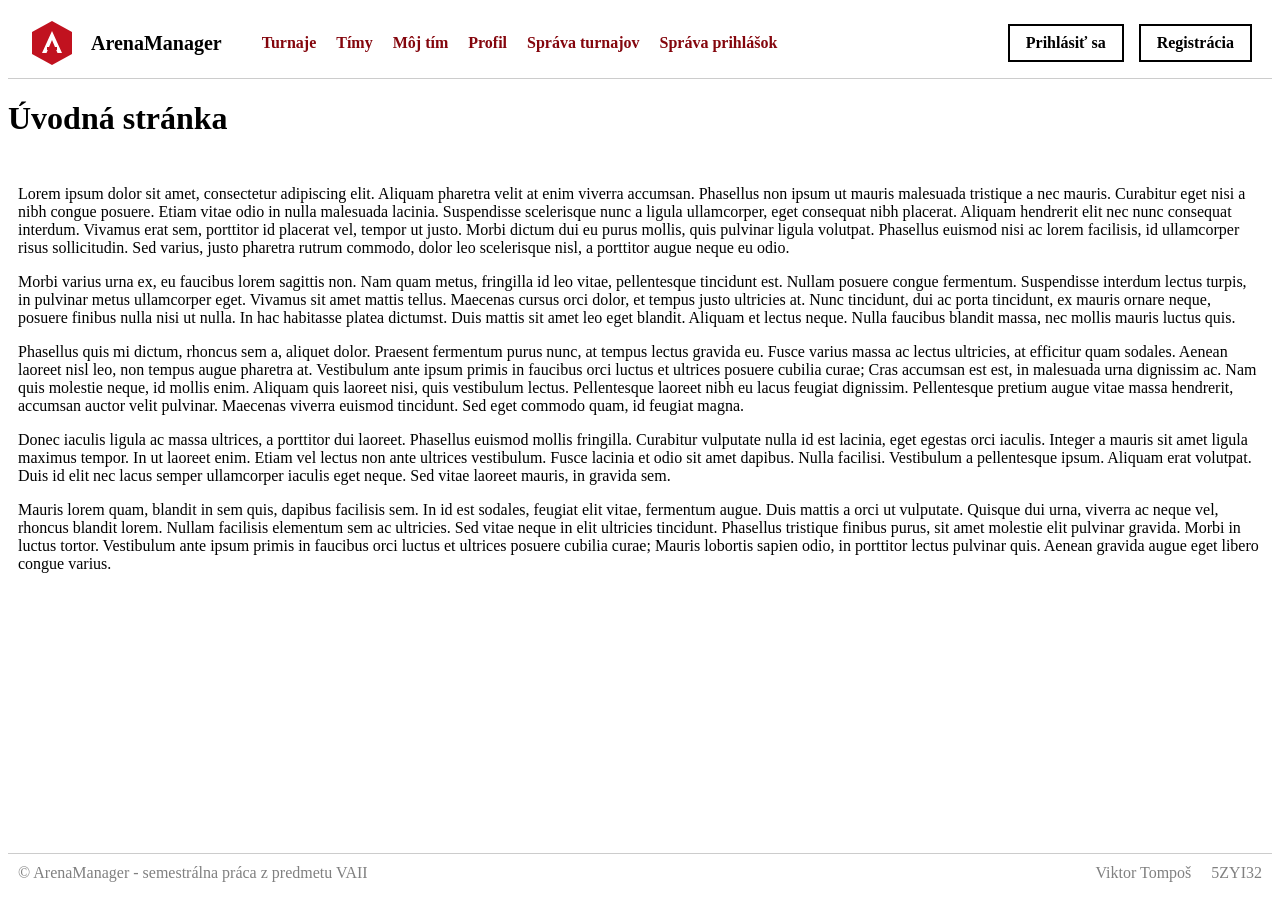
<file: html/index.html>
<!DOCTYPE html>
<html lang="sk">
    <head>
        <meta charset="UTF-8">
        <meta name="viewport" content="width=device-width, initial-scale=1">
        <meta name="description" content="Stránka pre semestrálnu prácu">
        <meta name="author" content="Viktor Tompoš">
        <link rel="stylesheet" href="style.css" type="text/css">
        <title>ArenaManager</title>
    </head>
    <body>
        <header>
            <nav class="navbar">
                <!--Logo a nazov-->
                <div class="nav-brand">
                    <img src="logo.svg" alt="logo">
                    <a href="index.html" class="app-title">ArenaManager</a>
                </div>
                <!--Stred teda hlavne menu-->
                <ul class="nav-links">
                    <li><a href="tournament.html">Turnaje</a></li>
                    <li><a href="#">Tímy</a></li>
                    <li><a href="#">Môj tím</a></li>
                    <li><a href="#">Profil</a></li>
                    <li><a href="#">Správa turnajov</a></li>
                    <li><a href="#">Správa prihlášok</a></li>
                </ul>
                <!--Prihlasenie registracia-->
                <div class="nav-auth">
                    <a href="#" class="btn">Prihlásiť sa</a>
                    <a href="#" class="btn">Registrácia</a>
                </div>
            </nav>
        </header>
        <main>
            <h1>Úvodná stránka</h1>
            <div class="lore-ipsum">
                <p>Lorem ipsum dolor sit amet, consectetur adipiscing elit. Aliquam pharetra velit at enim viverra accumsan. Phasellus non ipsum ut mauris malesuada tristique a nec mauris. Curabitur eget nisi a nibh congue posuere. Etiam vitae odio in nulla malesuada lacinia. Suspendisse scelerisque nunc a ligula ullamcorper, eget consequat nibh placerat. Aliquam hendrerit elit nec nunc consequat interdum. Vivamus erat sem, porttitor id placerat vel, tempor ut justo. Morbi dictum dui eu purus mollis, quis pulvinar ligula volutpat. Phasellus euismod nisi ac lorem facilisis, id ullamcorper risus sollicitudin. Sed varius, justo pharetra rutrum commodo, dolor leo scelerisque nisl, a porttitor augue neque eu odio. </p>

                <p>Morbi varius urna ex, eu faucibus lorem sagittis non. Nam quam metus, fringilla id leo vitae, pellentesque tincidunt est. Nullam posuere congue fermentum. Suspendisse interdum lectus turpis, in pulvinar metus ullamcorper eget. Vivamus sit amet mattis tellus. Maecenas cursus orci dolor, et tempus justo ultricies at. Nunc tincidunt, dui ac porta tincidunt, ex mauris ornare neque, posuere finibus nulla nisi ut nulla. In hac habitasse platea dictumst. Duis mattis sit amet leo eget blandit. Aliquam et lectus neque. Nulla faucibus blandit massa, nec mollis mauris luctus quis.</p>

                <p>Phasellus quis mi dictum, rhoncus sem a, aliquet dolor. Praesent fermentum purus nunc, at tempus lectus gravida eu. Fusce varius massa ac lectus ultricies, at efficitur quam sodales. Aenean laoreet nisl leo, non tempus augue pharetra at. Vestibulum ante ipsum primis in faucibus orci luctus et ultrices posuere cubilia curae; Cras accumsan est est, in malesuada urna dignissim ac. Nam quis molestie neque, id mollis enim. Aliquam quis laoreet nisi, quis vestibulum lectus. Pellentesque laoreet nibh eu lacus feugiat dignissim. Pellentesque pretium augue vitae massa hendrerit, accumsan auctor velit pulvinar. Maecenas viverra euismod tincidunt. Sed eget commodo quam, id feugiat magna.</p>

                <p>Donec iaculis ligula ac massa ultrices, a porttitor dui laoreet. Phasellus euismod mollis fringilla. Curabitur vulputate nulla id est lacinia, eget egestas orci iaculis. Integer a mauris sit amet ligula maximus tempor. In ut laoreet enim. Etiam vel lectus non ante ultrices vestibulum. Fusce lacinia et odio sit amet dapibus. Nulla facilisi. Vestibulum a pellentesque ipsum. Aliquam erat volutpat. Duis id elit nec lacus semper ullamcorper iaculis eget neque. Sed vitae laoreet mauris, in gravida sem.</p>

                <p>Mauris lorem quam, blandit in sem quis, dapibus facilisis sem. In id est sodales, feugiat elit vitae, fermentum augue. Duis mattis a orci ut vulputate. Quisque dui urna, viverra ac neque vel, rhoncus blandit lorem. Nullam facilisis elementum sem ac ultricies. Sed vitae neque in elit ultricies tincidunt. Phasellus tristique finibus purus, sit amet molestie elit pulvinar gravida. Morbi in luctus tortor. Vestibulum ante ipsum primis in faucibus orci luctus et ultrices posuere cubilia curae; Mauris lobortis sapien odio, in porttitor lectus pulvinar quis. Aenean gravida augue eget libero congue varius.</p>
            </div>
        </main>
        <footer>
            <div class="footer-name">
                © ArenaManager - semestrálna práca z predmetu VAII
            </div>
            <div class="footer-contacts">
                <span>Viktor Tompoš</span>
                <span>5ZYI32</span>
            </div>
        </footer>
    </body>
</html>
</file>
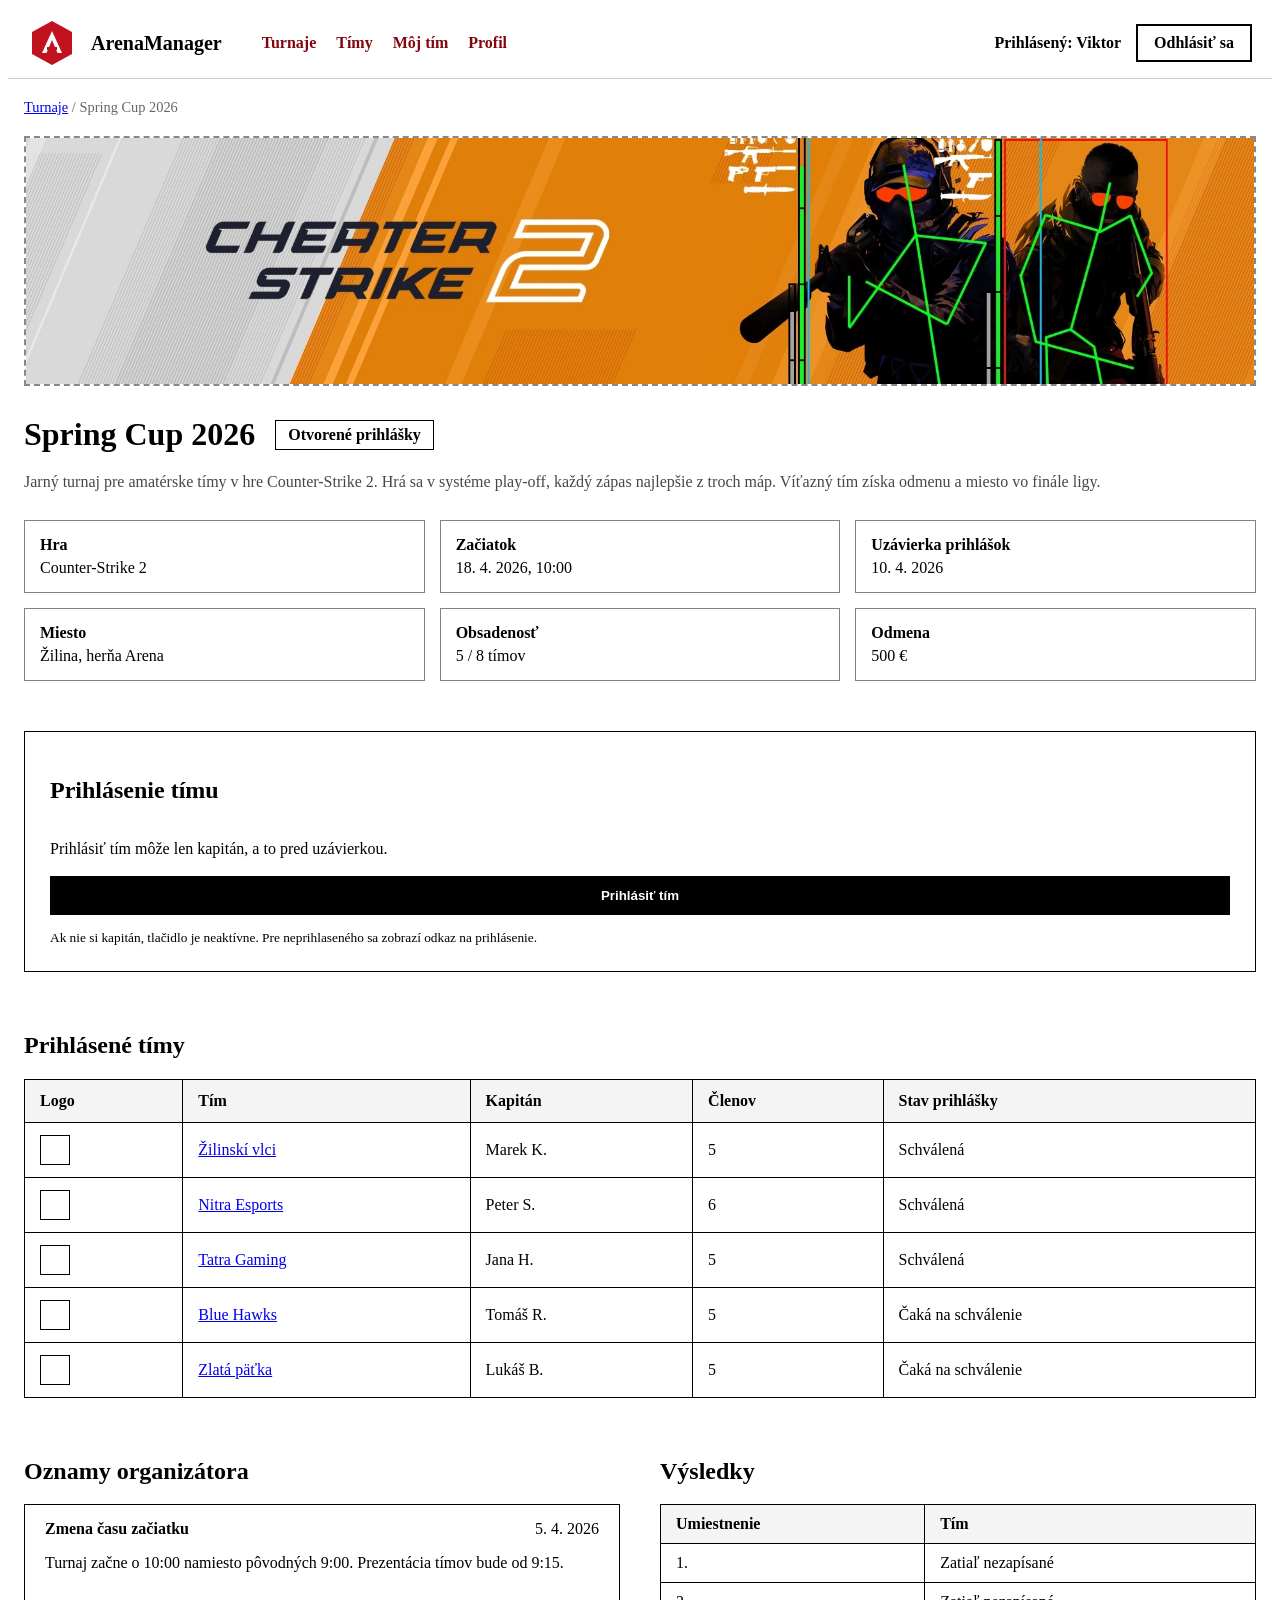
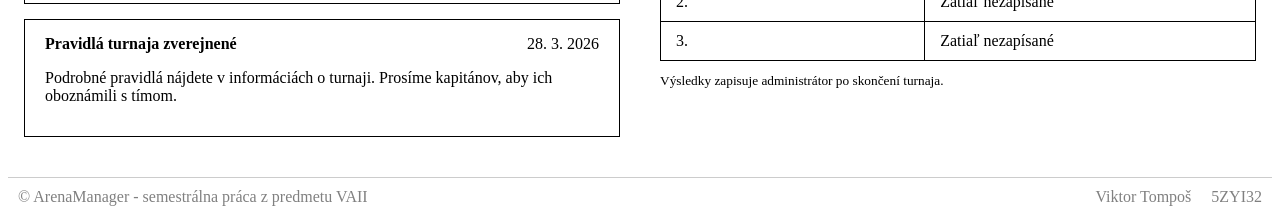
<file: html/tournament.html>
<!DOCTYPE html>
<html lang="sk">
<head>
    <meta charset="UTF-8">
    <meta name="viewport" content="width=device-width, initial-scale=1">
    <meta name="description" content="Stránka pre semestrálnu prácu">
    <meta name="author" content="Viktor Tompoš">
    <link rel="stylesheet" href="style.css" type="text/css">
    <title>Turnaj</title>
</head>
<body>
    <header>
        <nav class="navbar">
            <!--Logo a nazov-->
            <div class="nav-brand">
                <img src="logo.svg" alt="logo">
                <a href="index.html" class="app-title">ArenaManager</a>
            </div>
            <!--Stred teda hlavne menu-->
            <ul class="nav-links">
                <li><a href="tournament.html">Turnaje</a></li>
                <li><a href="#">Tímy</a></li>
                <li><a href="#">Môj tím</a></li>
                <li><a href="#">Profil</a></li>
            </ul>
            <!--Prihlasenie registracia-->
            <div class="nav-auth-logged">
                <span>Prihlásený: <strong>Viktor</strong></span>
                <a href="#" class="btn">Odhlásiť sa</a>
            </div>
        </nav>
    </header>
    <main class="container">
        <!--maly text-->
        <div class="breadcrumbs">
            <a href="index.html">Turnaje</a> / <span>Spring Cup 2026</span>
        </div>

        <!--Banner turnaja to bude nejaky obrazok-->
        <div class="tournament-banner">
            <img src="banner-CS2.jpg" alt="Banner turnaja">
        </div>

        <!--Hlavna stranka teda nazov, info, prihlasenie-->
        <div class="tournament-main-grid">
            <!--Info sekcia o turnaji-->
            <div class="tournament-info-section">
                <div class="tournament-header-row">
                    <h1>Spring Cup 2026</h1>
                    <span class="badge-open">Otvorené prihlášky</span>
                </div>

                <p class="tournament-description">
                    Jarný turnaj pre amatérske tímy v hre Counter-Strike 2. Hrá sa v systéme play-off, každý zápas najlepšie z troch máp. Víťazný tím získa odmenu a miesto vo finále ligy.
                </p>

                <!--6 boxov s info o turnaji-->
                <div class="tournament-cards-grid">
                    <div class="info-card">
                        <span class="card-label">Hra</span>
                        <span class="card-value">Counter-Strike 2</span>
                    </div>
                    <div class="info-card">
                        <span class="card-label">Začiatok</span>
                        <span class="card-value">18. 4. 2026, 10:00</span>
                    </div>
                    <div class="info-card">
                        <span class="card-label">Uzávierka prihlášok</span>
                        <span class="card-value">10. 4. 2026</span>
                    </div>
                    <div class="info-card">
                        <span class="card-label">Miesto</span>
                        <span class="card-value">Žilina, herňa Arena</span>
                    </div>
                    <div class="info-card">
                        <span class="card-label">Obsadenosť</span>
                        <span class="card-value">5 / 8 tímov</span>
                    </div>
                    <div class="info-card">
                        <span class="card-label">Odmena</span>
                        <span class="card-value">500 €</span>
                    </div>
                </div>
            </div>

            <!--Box pre prihlasenie do timu-->
            <div class="tournament-sidebar">
                <div class="sidebar-box">
                    <h2>Prihlásenie tímu</h2>
                    <p>Prihlásiť tím môže len kapitán, a to pred uzávierkou.</p>
                    <button class="btn-dark-large" type="button">Prihlásiť tím</button>
                    <small>Ak nie si kapitán, tlačidlo je neaktívne. Pre neprihlaseného sa zobrazí odkaz na prihlásenie.</small>
                </div>
            </div>
            <!--Tabulka timov-->
            <section class="teams-section">
                <h2>Prihlásené tímy</h2>
                <table class="teams-table">
                    <thead>
                        <tr>
                            <th>Logo</th>
                            <th>Tím</th>
                            <th>Kapitán</th>
                            <th>Členov</th>
                            <th>Stav prihlášky</th>
                        </tr>
                    </thead>
                    <tbody>
                        <tr>
                            <td><div class="team-logo-box"></div></td>
                            <td><a href="#">Žilinskí vlci</a></td>
                            <td>Marek K.</td>
                            <td>5</td>
                            <td>Schválená</td>
                        </tr>
                        <tr>
                            <td><div class="team-logo-box"></div></td>
                            <td><a href="#">Nitra Esports</a></td>
                            <td>Peter S.</td>
                            <td>6</td>
                            <td>Schválená</td>
                        </tr>
                        <tr>
                            <td><div class="team-logo-box"></div></td>
                            <td><a href="#">Tatra Gaming</a></td>
                            <td>Jana H.</td>
                            <td>5</td>
                            <td>Schválená</td>
                        </tr>
                        <tr>
                            <td><div class="team-logo-box"></div></td>
                            <td><a href="#">Blue Hawks</a></td>
                            <td>Tomáš R.</td>
                            <td>5</td>
                            <td>Čaká na schválenie</td>
                        </tr>
                        <tr>
                            <td><div class="team-logo-box"></div></td>
                            <td><a href="#">Zlatá päťka</a></td>
                            <td>Lukáš B.</td>
                            <td>5</td>
                            <td>Čaká na schválenie</td>
                        </tr>
                    </tbody>
                </table>
            </section>
            <!--Spodna sekcia oznamy vysledky-->
            <div class="bottom-section-grid">
                <!--Oznamy-->
                <section class="announcements-section">
                    <h2>Oznamy organizátora</h2>
                    <div class="announcements-list">
                        <div class="announcements-card">
                            <div class="announcements-header">
                                <strong>Zmena času začiatku</strong>
                                <span>5. 4. 2026</span>
                            </div>
                            <p>Turnaj začne o 10:00 namiesto pôvodných 9:00. Prezentácia tímov bude od 9:15.</p>
                        </div>
                        <div class="announcements-card">
                            <div class="announcements-header">
                                <strong>Pravidlá turnaja zverejnené</strong>
                                <span>28. 3. 2026</span>
                            </div>
                            <p>Podrobné pravidlá nájdete v informáciách o turnaji. Prosíme kapitánov, aby ich oboznámili s tímom.</p>
                        </div>
                    </div>
                </section>
                <!--Vysledky turnaja-->
                <section class="results-section">
                    <h2>Výsledky</h2>
                    <table class="results-table">
                        <thead>
                        <tr>
                            <th>Umiestnenie</th>
                            <th>Tím</th>
                        </tr>
                        </thead>
                        <tbody>
                        <tr>
                            <td>1.</td>
                            <td>Zatiaľ nezapísané</td>
                        </tr>
                        <tr>
                            <td>2.</td>
                            <td>Zatiaľ nezapísané</td>
                        </tr>
                        <tr>
                            <td>3.</td>
                            <td>Zatiaľ nezapísané</td>
                        </tr>
                        </tbody>
                    </table>
                    <small class="results-note">Výsledky zapisuje administrátor po skončení turnaja.</small>
                </section>
            </div>
        </div>
    </main>
    <footer>
        <div class="footer-name">
            © ArenaManager - semestrálna práca z predmetu VAII
        </div>
        <div class="footer-contacts">
            <span>Viktor Tompoš</span>
            <span>5ZYI32</span>
        </div>
    </footer>
</body>
</html>
</file>
<file: html/style.css>
/*Zobrazenie na celu stranku*/
html, body {
    height: 100%;
    display: flex;
    flex-direction: column;
}

* {
    box-sizing: border-box;
}

header {
    border-bottom: 1px solid #ccc;
    padding: 10px 20px;
    background-color: #fff;
}
/*Cela navigacia*/
.navbar {
    display: flex;
    align-items: center;
    justify-content: flex-start;
    width: 100%;
    font-weight: bold;
}

/*Lava strana teda logo a nazov*/
.nav-brand {
    display: flex;
    align-items: center;
    gap: 15px;
}

/*Title*/
.app-title {
    font-size: 1.25rem;
    font-weight: bold;
    text-decoration: none;
    color: #000;
}

/*Stredna strana navigacia cize buttony turnaje, moje timy...*/
.nav-links {
    display: flex;
    list-style-type: none; /*zbavenie sa bodiek*/
    margin-left: 20px;
    padding-left: 20px;
    gap: 20px;
}

.nav-links a {
    text-decoration: none;
    color: #84060d;
    position: relative;
}

/*Do buducna nejake hover effects*/
.nav-links a:hover {
    color: #000;
}

/*Prava strana teda prihlasenie a registracia*/
.nav-auth {
    display: flex;
    gap: 15px;
    align-items: center;
    margin-left: auto;
}

/*Outline na button prihlasit toto sa bude menit este*/
.btn {
    text-decoration: none;
    color: #000;
    padding: 8px 16px;
    border: 2px solid #000;
    font-weight: bold;
}

.btn:hover {
    background-color: red;
}

/*Zobrazenie na celu stranku*/
main {
    flex: 1;
}

.lore-ipsum {
    padding: 10px 10px;
}

/*footer*/
footer {
    display: flex;
    justify-content: space-between;
    align-items: center;
    padding: 10px 10px;
    color: gray;
    border-top: 1px solid #ccc;
}

.footer-contacts {
    display: flex;
    gap: 20px;
}

/*TURNAJE STRANKA*/

.container {
    margin: 0 auto;
    width: 100%;
    padding: 0 16px;
    max-width: 1600px;
}

/*Ten text nech je mensi a sedy (breadcrumbs)*/
.breadcrumbs {
    margin: 20px 0;
    font-size: 0.9rem;
    color: #666;
}

/*Banner turnaja*/
.tournament-banner {
    width: 100%;
    height: 250px;
    border: 2px dashed #888;
    display: flex;
    margin-bottom: 30px;
}

.tournament-banner img {
    width: 100%;
    height: 100%;
    object-fit: cover;
}

/*Mriezka pre detail turnaja*/
.tournament-main-grid {
    gap: 40px;
    margin-bottom: 40px;
}

/*Lavy stlpec*/
.tournament-header-row {
    display: flex;
    align-items: center;
    gap: 20px;
    margin-bottom: 15px;
}

.tournament-header-row h1 {
    margin: 0;
    font-size: 2rem;
}

.tournament-info-section {
    margin-bottom: 50px;
}

.badge-open {
    border: 1px solid #000;
    padding: 5px 12px;
    font-weight: bold;
}

.tournament-description {
    line-height: 1.6;
    color: #474747;
    margin-bottom: 25px;
}

/*Informacne boxy*/
.tournament-cards-grid {
    display: grid;
    grid-template-columns: repeat(3, 1fr);
    gap: 15px;
}

.info-card {
    border: 1px solid gray;
    padding: 15px;
    display: flex;
    flex-direction: column; /*zarovno*/
    gap: 5px;
}

.card-label {
    font-weight: bold;
}

/*Prihlasenie timu*/
.tournament-sidebar {
    margin-bottom: 40px;
    flex: 1;
}

.sidebar-box {
    border: 1px solid #000;
    padding: 25px;
    display: flex;
    flex-direction: column;
    gap: 15px;
}

.sidebar-box p {
    margin: 0;
    line-height: 1.4;
}

/*Tlacidlo na prihlasenie*/
.btn-dark-large {
    background-color: black;
    color: white;
    text-align: center;
    padding: 12px;
    font-weight: bold;
    border: none;
    cursor: pointer;
}

/*Hover pre butto bude sa menit*/
.btn-dark-large:hover {
    background-color: #333;
}

/*Prihlasenie uzivatela v navigacii*/
.nav-auth-logged {
    display: flex;
    align-items: center;
    gap: 15px;
    margin-left: auto;
}

/*Prihlasene timy*/
.teams-section {
    margin-bottom: 40px;
    overflow-x: auto;
}

/*Cela tabulka*/
.teams-table {
    width: 100%;
    border-collapse: collapse;
    text-align: left;
}

.teams-table th, .teams-table td {
    border: 1px solid black;
    padding: 12px 15px;
}

.teams-table th {
    background-color: #f4f4f4;
}

.team-logo-box {
    width: 30px;
    height: 30px;
    border: 1px solid #000;
    background-color: #fff;
}

/*OZNAMY A VYSLEDKY*/
.bottom-section-grid {
    display: flex;
    gap: 40px;
    margin-bottom: 40px;
    align-items: flex-start;
}

/*Lava strana*/
.announcements-section {
    flex: 1;
}

.announcements-list {
    display: flex;
    flex-direction: column;
    gap: 15px;
}

.announcements-card {
    border: 1px solid black;
    padding: 15px 20px;
}

.announcements-header {
    display: flex;
    justify-content: space-between;
    align-items: center;
    margin-bottom: 10px;
}

/*Prava strana teda vysledky*/
.results-section {
    flex: 1;
}

.results-table {
    width: 100%;
    border-collapse: collapse;
    margin-bottom: 10px;
}

.results-table th, .results-table td {
    border: 1px solid #000;
    padding: 10px 15px;
    text-align: left;
}

.results-table th {
    background-color: #f4f4f4;
}

/*RESPONZIVNOST*/
/*Mobil tablet mensie obrazovky je to 768px*/
@media screen and (max-width: 768px) {

    /*Navigacia zmena odhlasenia prihlasenia nech to je pod sebou*/
    .navbar {
        flex-direction: column;
        align-items: center;
        gap: 15px;
    }

    .nav-links {
        margin-left: 0;
        padding-left: 0;
        flex-wrap: wrap;
        gap: 10px;
    }

    .nav-auth {
        display: flex;
        margin-left: 0;
    }

    .nav-auth-logged {
        display: flex;
        flex-direction: column;
        margin-left: 0;
    }

    .nav-brand {
        justify-content: center;
    }

    /*Menime boxy nech su 2 stlpce pod sebou*/
    .tournament-cards-grid {
        grid-template-columns: repeat(2, 1fr);
    }

    /*Oznamy vysledky nech su pod sebou*/
    .bottom-section-grid {
        flex-direction: column;
        gap: 30px;
    }

    .results-section {
        width: 100%;
    }

    /*Paticka*/
    footer {
        flex-direction: column;
        align-items: flex-start;
        gap: 10px;
        text-align: left;
    }
    /*Skrytie loga, mozno skryjem nieco ine zatial logo*/
    .teams-table th:nth-child(1),
    .teams-table td:nth-child(1) {
        display:  none;
    }

}
</file>
